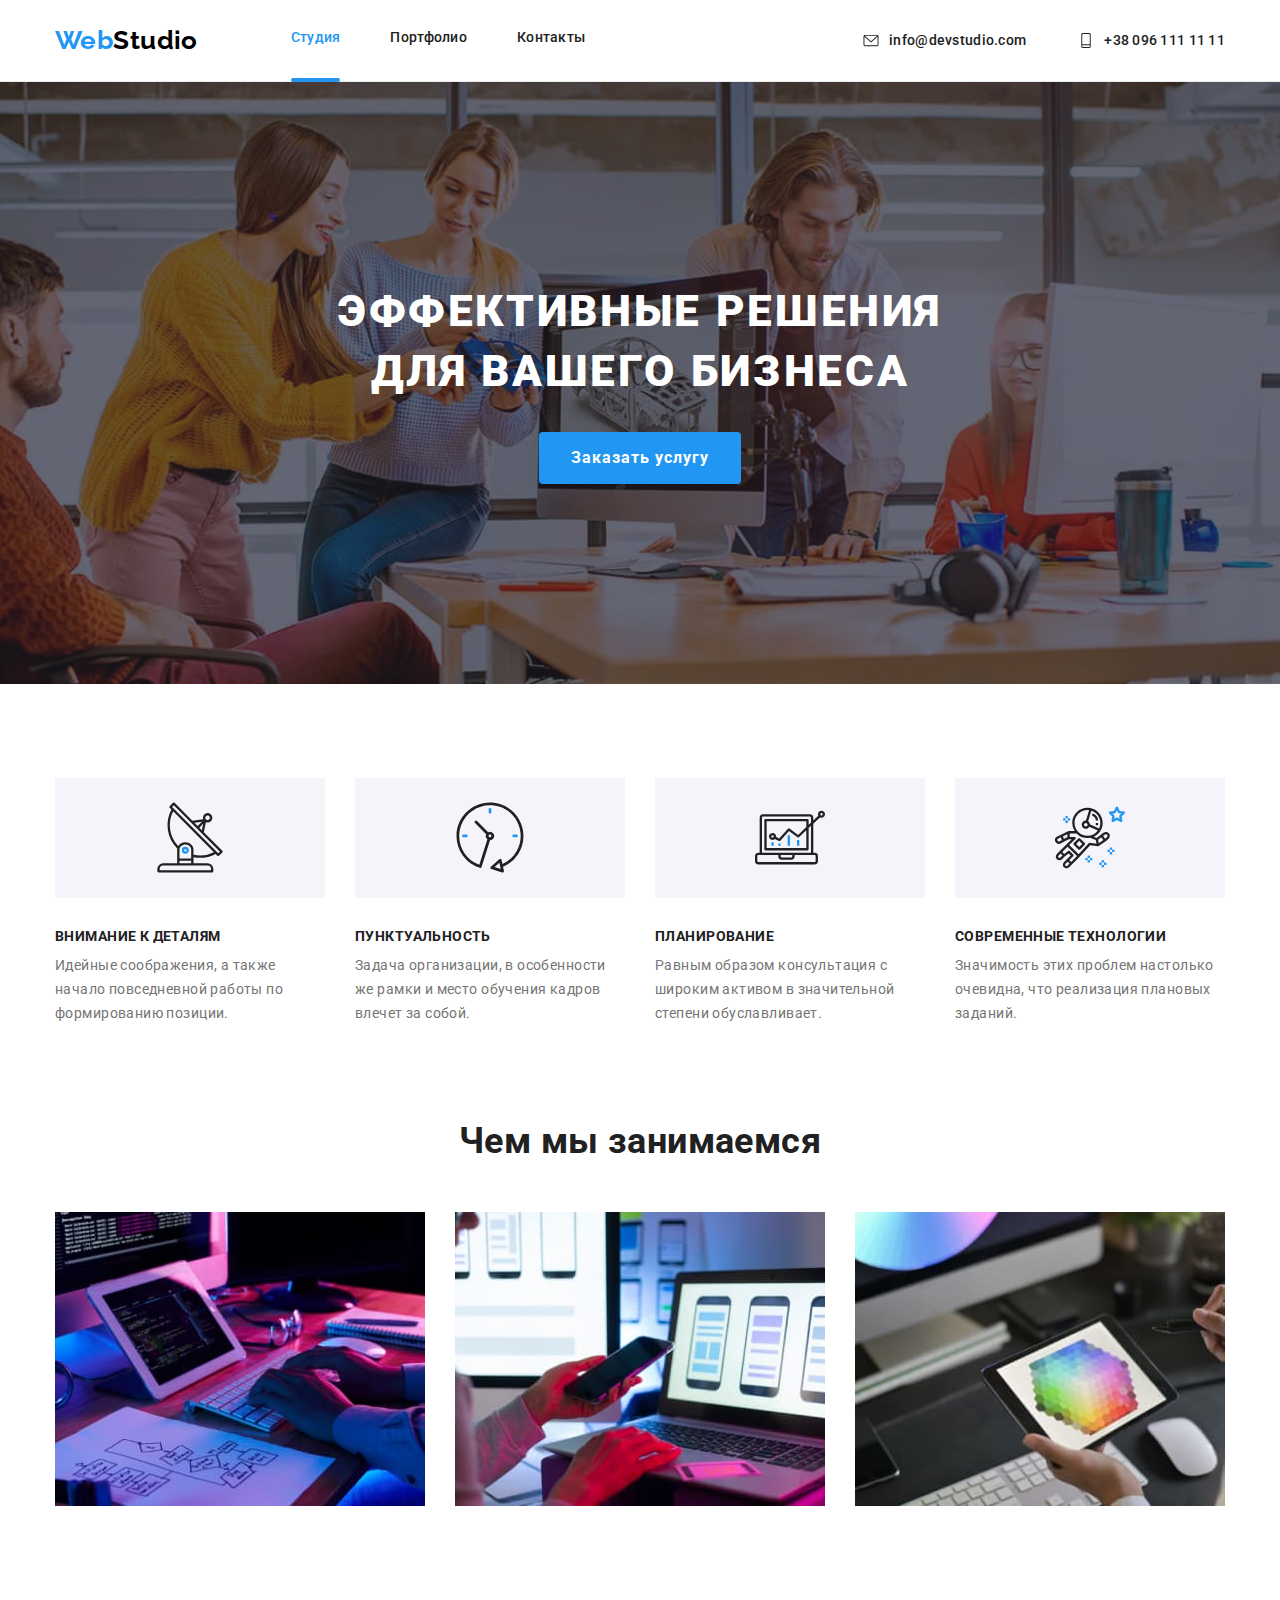
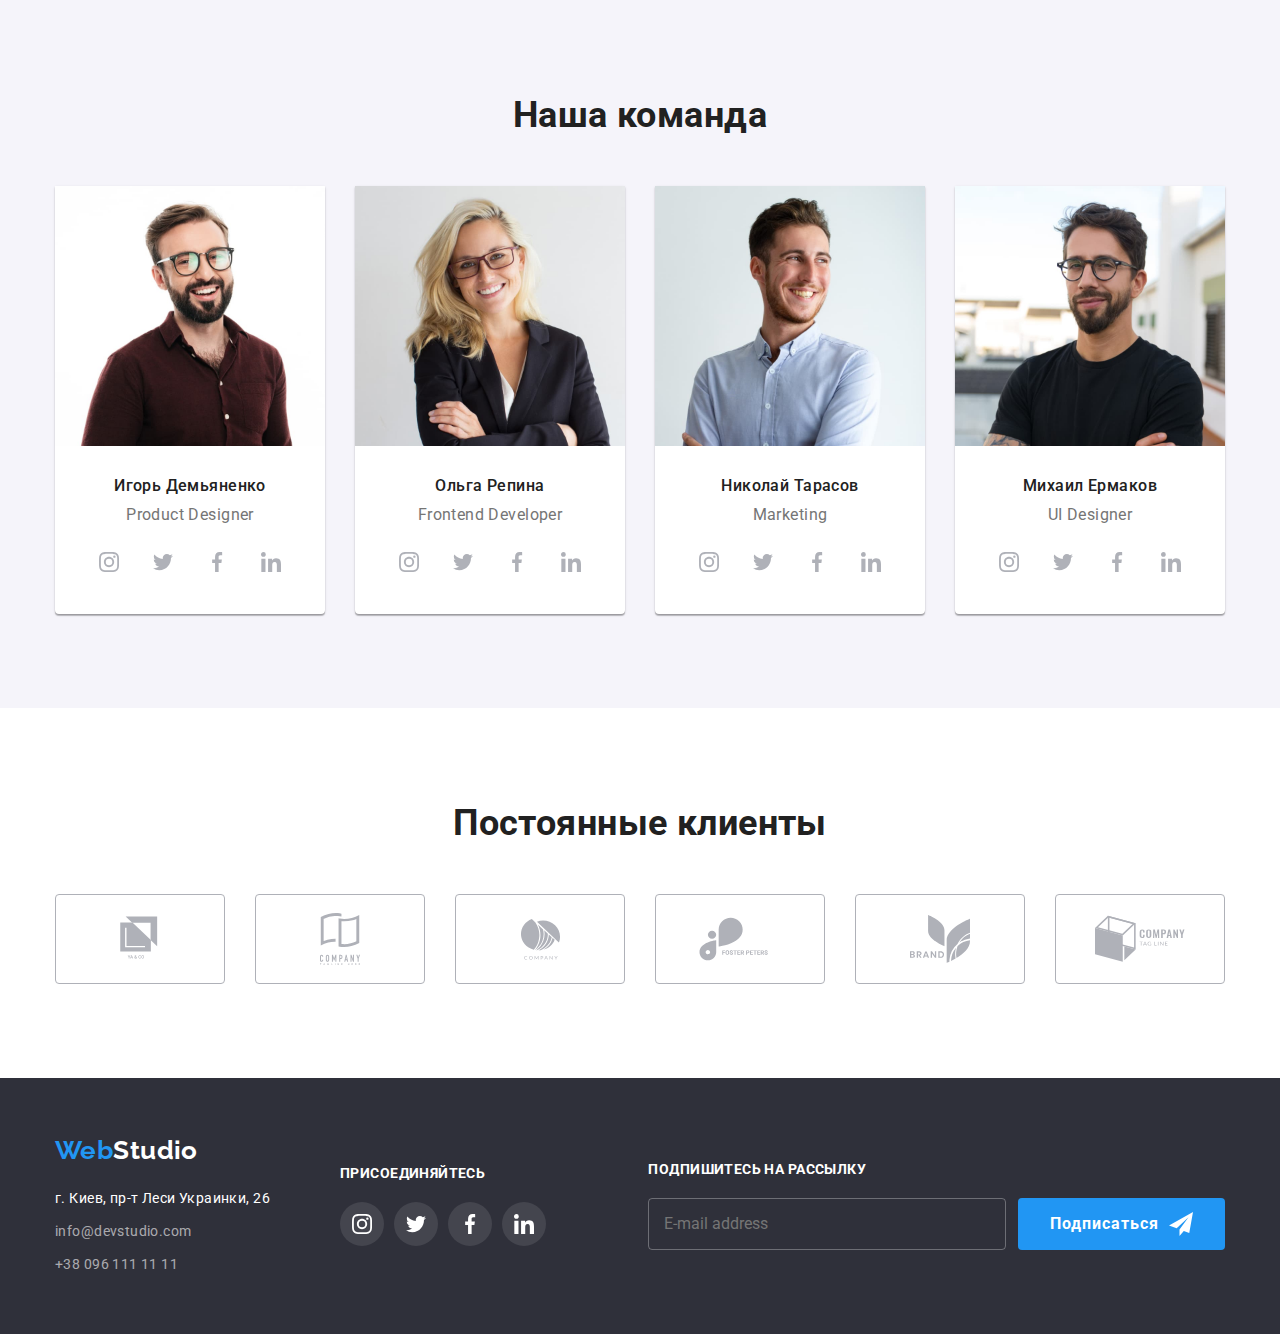
<file: index.html>
<!DOCTYPE html>
<html lang="ru">
<head>
    <meta charset="UTF-8">
    <title>WebStudio</title>
    <link rel="preconnect" href="https://fonts.gstatic.com">
    <link href="https://fonts.googleapis.com/css2?family=Raleway:wght@700&family=Roboto:wght@400;500;700;900&display=swap" rel="stylesheet">
    <link rel="stylesheet" href="./css/main.min.css">
</head>

<body>
    <header>
        <!-- Header navigation -->
        <div class="header">
            <div class="container container--header">
                <div class="header__brand">
                    <a class="brand" href="./index.html">Web<span class="brand--dark">Studio</span></a>
                </div>
                <nav>
                    <ul class="header__navigation">
                        <li class="header__item">
                            <a class="header__link header__link--current" href="./index.html">Студия</a>
                        </li>
                        <li class="header__item">
                            <a class="header__link" href="./portfolio.html">Портфолио</a>
                        </li>
                        <li class="header__item">
                            <a class="header__link" href="./contacts.html">Контакты</a>
                        </li>
                    </ul>
                </nav>
    
                <!-- Header contacts -->
                <ul class="header__contacts">
                    <li class="header__item">
                        <a class="header__link" href="mailto:info@devstudio.com">
                            <div class="header__contact">
                                <svg class="header__nav-icon" width="20px" height="15px">
                                    <use href="./images/symbol-defs.svg#icon-envelope"></use>
                                </svg>
                                info@devstudio.com
                            </div>
                        </a>
                    </li>
                    <li class="header__item">
                        <a class="header__link" href="tel:+380961111111">
                            <div class="header__contact">
                                <svg class="header__nav-icon" width="20px" height="15px">
                                    <use href="./images/symbol-defs.svg#icon-phone"></use>
                                </svg>
                                +38 096 111 11 11
                            </div>
                        </a>
                    </li>
                </ul>
            </div>
        </div>
    </header>

    <main>
        <!-- Hero -->
        <section class="hero">
            <div class="container container--hero">
                <h1>Эффективные решения для вашего бизнеса</h1>
                <button data-modal-open class="order" type="button">Заказать услугу</button>
            </div>
        </section>

        <!-- Advantages -->
        <section class="advantages">
            <div class="container container--section"> 
                <h2 class="visually-hidden">Наши сильные стороны</h2>
    
                <ul class="list">
                    <li class="list__item">
                        <div class="advantages__item">
                            <svg class="advantages__icon" width="70px" height="75px">
                                <use href="./images/symbol-defs.svg#icon-antenna-1"></use>
                            </svg>
                        </div>
                        <h3>Внимание к деталям</h3>
                        <p>Идейные соображения, а также начало повседневной работы по формированию позиции.</p>
                    </li>
                    
                    <li class="list__item">
                        <div class="advantages__item">
                            <svg class="advantages__icon" width="70px" height="75px">
                                <use href="./images/symbol-defs.svg#icon-clock-1"></use>
                            </svg>
                        </div>
                        <h3>Пунктуальность</h3>
                        <p>Задача организации, в особенности же рамки и место обучения кадров влечет за собой.</p>
                    </li>

                    <li class="list__item">
                        <div class="advantages__item">
                            <svg class="advantages__icon" width="70px" height="75px">
                                <use href="./images/symbol-defs.svg#icon-diagram-1"></use>
                            </svg>
                        </div>
                        <h3>Планирование</h3>
                        <p>Равным образом консультация с широким активом в значительной степени обуславливает.</p>
                    </li>
                
                    <li class="list__item">
                        <div class="advantages__item">
                            <svg class="advantages__icon" width="70px" height="75px">
                                <use href="./images/symbol-defs.svg#icon-astronaut-1"></use>
                            </svg>
                        </div>
                        <h3>Современные технологии</h3>
                        <p>Значимость этих проблем настолько очевидна, что реализация плановых заданий.</p>
                    </li>
                </ul>
            </div>
        </section>

        <!-- What they do -->
        <section class="expertise">
            <div class="container container--section">
                <h2>Чем мы занимаемся</h2>

                <ul class="list">
                    <li class="list__item">
                        <img src="./images/job_1.jpg" 
                             alt="Персонаж пишет код в соответствии с алгоритмом"/>
                        <div class="expertise__card-text">
                            <h3>десктопные приложения</h3>
                        </div>
                    </li>
    
                    <li class="list__item">
                        <img src="./images/job_2.jpg" 
                            alt="Персонаж создает дизайн для мобильного приложения"/>
                        <div class="expertise__card-text">
                            <h3>мобильные приложения</h3>
                        </div>
                    </li>
    
                    <li class="list__item">
                        <img src="./images/job_3.jpg" 
                             alt="Персонаж выбирает цвета из палеты"/>
                        <div class="expertise__card-text">
                            <h3>дизайн решения</h3>
                        </div>
                    </li>
                </ul>
            </div>
        </section>

        <!-- Their team -->
        <section class="team">
            <div class="container container--section">
                <h2>Наша команда</h2>
                <ul class="list">
                    <li class="list__item">
                        <img src="./images/member_1.jpg" 
                             alt="Улыбающийся мужчина в очках и коричневой рубашке"/>
    
                        <div class="team__profile">
                            <h3>Игорь Демьяненко</h3>
                            <p>Product Designer</p>

                            <div class="team__socials">
                                <a class="team__contact" href="https://www.instagram.com/">
                                    <div class="team__page-link">
                                        <svg class="team__social-icon" width="20px" height="20px">
                                            <use href="./images/symbol-defs.svg#icon-instagram"></use>
                                        </svg>
                                    </div>
                                </a>
                            
                                <a class="team__contact" href="https://www.twitter.com/">
                                    <div class="team__page-link">
                                        <svg class="team__social-icon" width="20px" height="20px">
                                            <use href="./images/symbol-defs.svg#icon-twitter"></use>
                                        </svg>
                                    </div>
                                </a>
                            
                                <a class="team__contact" href="https://www.facebook.com/">
                                    <div class="team__page-link">
                                        <svg class="team__social-icon" width="20px" height="20px">
                                            <use href="./images/symbol-defs.svg#icon-facebook"></use>
                                        </svg>
                                    </div>
                                </a>
                            
                                <a class="team__contact" href="https://www.linkedin.com/">
                                    <div class="team__page-link">
                                        <svg class="team__social-icon" width="20px" height="20px">
                                            <use href="./images/symbol-defs.svg#icon-linkedin"></use>
                                        </svg>
                                    </div>
                                </a>
                            </div>
                        </div>
                    </li>
    
                    <li class="list__item">
                        <img src="./images/member_2.jpg" 
                             alt="Улюбающаяся девушка в очках и черном пиджаке"/>
    
                        <div class="team__profile">
                            <h3>Ольга Репина</h3>
                            <p>Frontend Developer</p>

                            <div class="team__socials">
                                <a class="team__contact" href="https://www.instagram.com/">
                                    <div class="team__page-link">
                                        <svg class="team__social-icon" width="20px" height="20px">
                                            <use href="./images/symbol-defs.svg#icon-instagram"></use>
                                        </svg>
                                    </div>
                                </a>
                            
                                <a class="team__contact" href="https://www.twitter.com/">
                                    <div class="team__page-link">
                                        <svg class="team__social-icon" width="20px" height="20px">
                                            <use href="./images/symbol-defs.svg#icon-twitter"></use>
                                        </svg>
                                    </div>
                                </a>
                            
                                <a class="team__contact" href="https://www.facebook.com/">
                                    <div class="team__page-link">
                                        <svg class="team__social-icon" width="20px" height="20px">
                                            <use href="./images/symbol-defs.svg#icon-facebook"></use>
                                        </svg>
                                    </div>
                                </a>
                            
                                <a class="team__contact" href="https://www.linkedin.com/">
                                    <div class="team__page-link">
                                        <svg class="team__social-icon" width="20px" height="20px">
                                            <use href="./images/symbol-defs.svg#icon-linkedin"></use>
                                        </svg>
                                    </div>
                                </a>
                            </div>
                        </div>
                    </li>
    
                    <li class="list__item">
                        <img src="./images/member_3.jpg" 
                             alt="Улыбающийся мужчина в голубой рубашке"/>
    
                        <div class="team__profile">
                            <h3>Николай Тарасов</h3>
                            <p>Marketing</p>

                            <div class="team__socials">
                                <a class="team__contact" href="https://www.instagram.com/">
                                    <div class="team__page-link">
                                        <svg class="team__social-icon" width="20px" height="20px">
                                            <use href="./images/symbol-defs.svg#icon-instagram"></use>
                                        </svg>
                                    </div>
                                </a>
                            
                                <a class="team__contact" href="https://www.twitter.com/">
                                    <div class="team__page-link">
                                        <svg class="team__social-icon" width="20px" height="20px">
                                            <use href="./images/symbol-defs.svg#icon-twitter"></use>
                                        </svg>
                                    </div>
                                </a>
                            
                                <a class="team__contact" href="https://www.facebook.com/">
                                    <div class="team__page-link">
                                        <svg class="team__social-icon" width="20px" height="20px">
                                            <use href="./images/symbol-defs.svg#icon-facebook"></use>
                                        </svg>
                                    </div>
                                </a>
                            
                                <a class="team__contact" href="https://www.linkedin.com/">
                                    <div class="team__page-link">
                                        <svg class="team__social-icon" width="20px" height="20px">
                                            <use href="./images/symbol-defs.svg#icon-linkedin"></use>
                                        </svg>
                                    </div>
                                </a>
                            </div>
                        </div>
                    </li>
    
                    <li class="list__item">
                        <img src="./images/member_4.jpg" 
                             alt="Улыбающийся мужчина в очках и черной футболке"/>
    
                        <div class="team__profile">
                            <h3>Михаил Ермаков</h3>
                            <p>UI Designer</p>

                            <div class="team__socials">
                                <a class="team__contact" href="https://www.instagram.com/">
                                    <div class="team__page-link">
                                        <svg class="team__social-icon" width="20px" height="20px">
                                            <use href="./images/symbol-defs.svg#icon-instagram"></use>
                                        </svg>
                                    </div>
                                </a>
                            
                                <a class="team__contact" href="https://www.twitter.com/">
                                    <div class="team__page-link">
                                        <svg class="team__social-icon" width="20px" height="20px">
                                            <use href="./images/symbol-defs.svg#icon-twitter"></use>
                                        </svg>
                                    </div>
                                </a>
                            
                                <a class="team__contact" href="https://www.facebook.com/">
                                    <div class="team__page-link">
                                        <svg class="team__social-icon" width="20px" height="20px">
                                            <use href="./images/symbol-defs.svg#icon-facebook"></use>
                                        </svg>
                                    </div>
                                </a>
                            
                                <a class="team__contact" href="https://www.linkedin.com/">
                                    <div class="team__page-link">
                                        <svg class="team__social-icon" width="20px" height="20px">
                                            <use href="./images/symbol-defs.svg#icon-linkedin"></use>
                                        </svg>
                                    </div>
                                </a>
                            </div>
                        </div>
                    </li>
                </ul>    
            </div>
        </section>
        
        <!-- Clients -->
        <section class="clients">
            <div class="container container--section">
                <h2>Постоянные клиенты</h2>

                <ul class="list">
                    <li class="list__item">
                        <a class="clients_card" href="https://www.company-1.com/">
                            <div class="clients__link">
                                <svg class="clients__icon" width="45px" height="50px">
                                    <use href="./images/symbol-defs.svg#icon-logo-1"></use>
                                </svg>
                            </div>
                        </a>
                    </li>
                
                    <li class="list__item">
                        <a class="clients_card" href="https://www.company-2.com/">
                            <div class="clients__link">
                                <svg class="clients__icon" width="52px" height="68px">
                                    <use href="./images/symbol-defs.svg#icon-logo-2"></use>
                                </svg>
                            </div>
                        </a>
                    </li>
                
                    <li class="list__item">
                        <a class="clients_card" href="https://www.company-3.com/">
                            <div class="clients__link">
                                <svg class="clients__icon" width="41px" height="43px">
                                    <use href="./images/symbol-defs.svg#icon-logo-3"></use>
                                </svg>
                            </div>
                        </a>
                    </li>
                
                    <li class="list__item">
                        <a class="clients_card" href="https://www.company-4.com/">
                            <div class="clients__link">
                                <svg class="clients__icon" width="160px" height="81px">
                                    <use href="./images/symbol-defs.svg#icon-logo-4"></use>
                                </svg>
                            </div>
                        </a>
                    </li>
                
                    <li class="list__item">
                        <a class="clients_card" href="https://www.company-5.com/">
                            <div class="clients__link">
                                <svg class="clients__icon" width="76px" height="60px">
                                    <use href="./images/symbol-defs.svg#icon-logo-5"></use>
                                </svg>
                            </div>
                        </a>
                    </li>
                
                    <li class="list__item">
                        <a class="clients_card" href="https://www.company-6.com/">
                            <div class="clients__link">
                                <svg class="clients__icon" width="175px" height="90px">
                                    <use href="./images/symbol-defs.svg#icon-logo-6"></use>
                                </svg>
                            </div>
                        </a>
                    </li>
                </ul>
            </div>
        </section>
    </main>

    <!-- Footer -->
    <footer>
        <div class="container container--footer">
    
            <div class="footer__about">
                <a class="brand" href="./index.html">Web<span class="brand--light">Studio</span></a>
    
                <address>
                    <div class="footer__find-us">
                        <a class="footer__map"
                            href="https://www.google.com/maps/place/Lesi+Ukrainky+Blvd,+26,+Kyiv,+02000/data=!4m2!3m1!1s0x40d4cf0e033ecbe9:0x57a4dffefec77da0?sa=X&ved=2ahUKEwi-jfPCwcTuAhXMBBAIHdmHB9AQ8gEwAHoECAUQAQ">г.
                            Киев, пр-т Леси Украинки, 26</a>
                        <a class="footer__email" href="mailto:info@devstudio.com">info@devstudio.com</a>
                        <a class="footer__phone" href="tel:+380961111111">+38 096 111 11 11</a>
                    </div>
                </address>
            </div>
    
            <div class="footer__join">
                <p class="footer__cta">Присоединяйтесь</p>
    
                <div class="footer__socials">
                    <a class="footer__social-block" href="https://www.instagram.com/">
                        <div class="footer__page-link">
                            <svg class="footer__social-icon" width="20px" height="20px">
                                <use href="./images/symbol-defs.svg#icon-instagram"></use>
                            </svg>
                        </div>
                    </a>
    
                    <a class="footer__social-block" href="https://www.twitter.com/">
                        <div class="footer__page-link">
                            <svg class="footer__social-icon" width="20px" height="20px">
                                <use href="./images/symbol-defs.svg#icon-twitter"></use>
                            </svg>
                        </div>
                    </a>
    
                    <a class="footer__social-block" href="https://www.facebook.com/">
                        <div class="footer__page-link">
                            <svg class="footer__social-icon" width="20px" height="20px">
                                <use href="./images/symbol-defs.svg#icon-facebook"></use>
                            </svg>
                        </div>
                    </a>
    
                    <a class="footer__social-block" href="https://www.linkedin.com/">
                        <div class="footer__page-link">
                            <svg class="footer__social-icon" width="20px" height="20px">
                                <use href="./images/symbol-defs.svg#icon-linkedin"></use>
                            </svg>
                        </div>
                    </a>
                </div>
            </div>
    
            <div class="footer__subscribe">
                <p class="footer__cta">Подпишитесь на рассылку</p>
                <div class="footer__subscription-block">
                    <input class="footer__email-input" type="email" name="email" id="email" placeholder="E-mail address">
                    <button class="order order--subscribe" type="submit">
                        <span>Подписаться</span>
                        <svg class="footer__subscribe-icon" width="24px" height="24px">
                            <use href="./images/symbol-defs.svg#icon-plane"></use>
                        </svg>
                    </button>
                </div>
            </div>
        </div>
    </footer>

    <!-- Modal -->

    <div class="backdrop is-hidden" data-modal>
        <div class="modal">
            <div class="container container--modal">
                <button data-modal-close class="modal__close" type="button">
                    <svg class="modal__close-icon" width="18px" height="18px">
                        <use href="./images/symbol-defs.svg#close-icon"></use>
                    </svg>
                </button>

                <h2>Оставьте свои данные, мы вам перезвоним</h2>
                
                <form name="modal__callback_form" autocomplete="on" novalidate>
                    <label class="modal__field">
                        <span class="modal__label">Имя</span>
                        <div class="modal__group">
                            <input class="modal__input" type="name" name="name" id="name"/>
                            <svg class="modal__icon" width="18px" height="18px">
                                <use href="./images/symbol-defs.svg#person-icon"></use>
                            </svg>
                        </div>
                    </label>

                    <label class="modal__field">
                        <span class="modal__label">Телефон</span>
                        <div class="modal__group">
                            <input class="modal__input" type="phone-number" name="phone-number" id="phone-number"/>
                            <svg class="modal__icon" width="18px" height="18px">
                                <use href="./images/symbol-defs.svg#phone-number-icon"></use>
                            </svg>
                        </div>
                    </label>

                    <label class="modal__field">
                        <span class="modal__label">Почта</span>
                        <div class="modal__group">
                            <input class="modal__input" type="email-address" name="email-address" id="email-address"/>
                            <svg class="modal__icon" width="18px" height="18px">
                                <use href="./images/symbol-defs.svg#email-address-icon"></use>
                            </svg>
                        </div>
                    </label>

                    <label class="modal__field">
                        <span class="modal__label">Комментарий</span>
                        <textarea class="modal__comment" type="comment" name="comment" id="comment" rows="7"  placeholder="Введите текст"></textarea>
                    </label>

                    <label class="modal__field modal__field--policy">
                        <div class="modal__policy">
                            <input class="modal__compliance" type="checkbox" name="compliance" id="compliance"/>
                            <span class="modal__check-box"></span>
                            <span class="modal__label">Соглашаюсь с рассылкой и принимаю <a href="/" class="modal__link">Условия договора</a></span>
                        </div>
                    </label>

                    <button class="order order--modal" type="submit">
                        Отправить
                    </button>
                </form> 
            </div>
        </div>
    </div>

    <script src="./js/modal.js"></script>
</body>
</html>
</file>
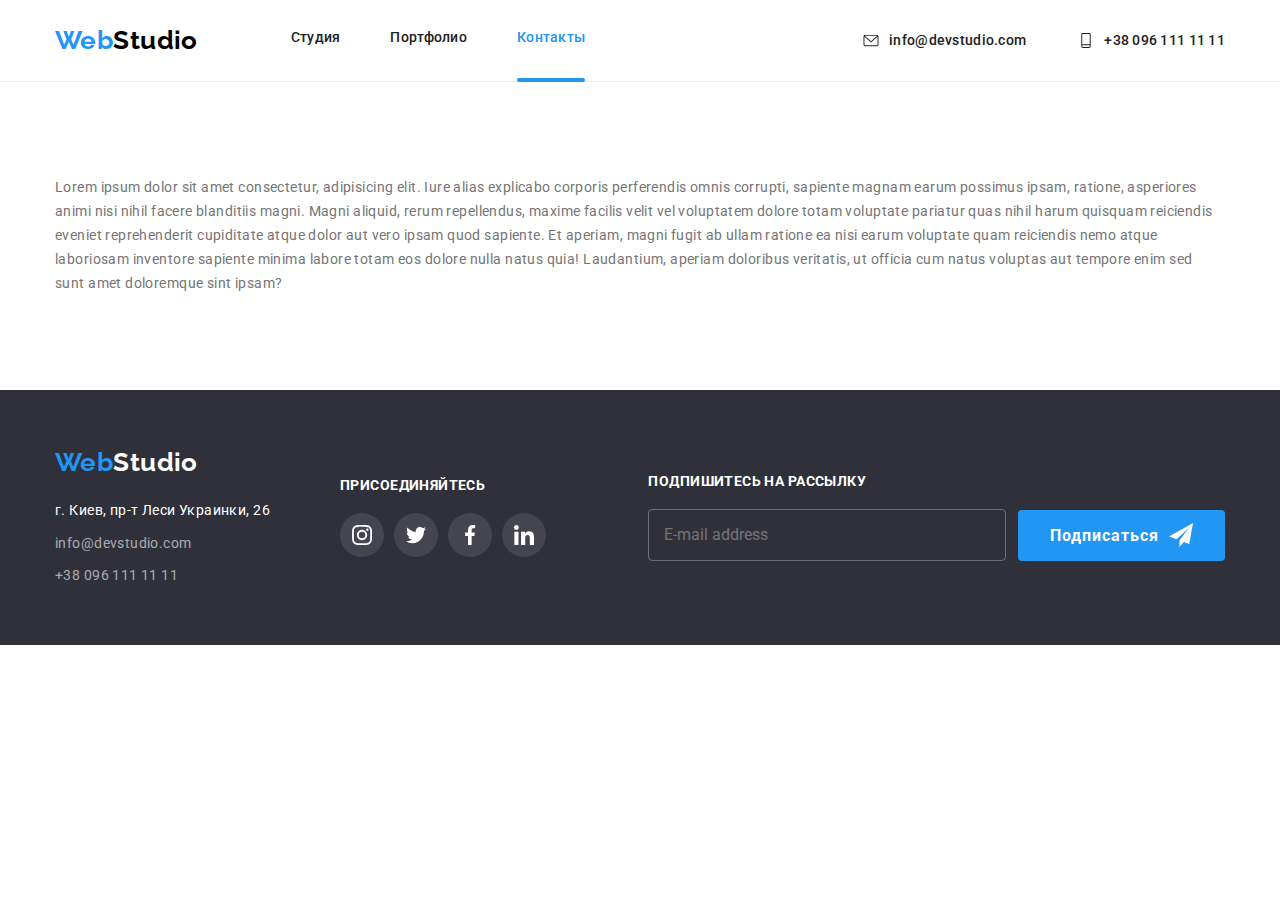
<file: contacts.html>
<!DOCTYPE html>
<html lang="ru">

<head>
    <meta charset="UTF-8">
    <title>Contacts</title>
    <link rel="preconnect" href="https://fonts.gstatic.com">
    <link href="https://fonts.googleapis.com/css2?family=Raleway:wght@700&family=Roboto:wght@400;500;700;900&display=swap" rel="stylesheet">
    <link rel="stylesheet" href="./css/main.min.css">
</head>

<body>
    <header>
        <div class="container container--header">
            <div class="header__brand"> 
                <a class="brand" href="./index.html">Web<span class="brand--dark">Studio</span></a>
            </div>
            <nav>
                <ul class="header__navigation">
                    <li class="header__item">
                        <a class="header__link" href="./index.html">Студия</a>
                    </li>
                <li class="header__item">
                    <a class="header__link" href="./portfolio.html">Портфолио</a>
                </li>
                <li class="header__item">
                    <a class="header__link header__link--current" href="./contacts.html">Контакты</a>
                </li>
            </ul>
        </nav>
        
        <!-- Header contacts -->
        <ul class="header__contacts">
            <li class="header__item">
                <a class="header__link" href="mailto:info@devstudio.com">
                    <div class="header__contact">
                        <svg class="header__nav-icon" width="20px" height="15px">
                            <use href="./images/symbol-defs.svg#icon-envelope"></use>
                        </svg>
                        info@devstudio.com
                    </div>
                </a>
            </li>
            <li class="header__item">
                <a class="header__link" href="tel:+380961111111">
                    <div class="header__contact">
                        <svg class="header__nav-icon" width="20px" height="15px">
                            <use href="./images/symbol-defs.svg#icon-phone"></use>
                        </svg>
                        +38 096 111 11 11
                    </div>
                </a>
            </li>
        </ul>
    </div>
</div>
</header>

    <main>
        <div class="container container--section">
            <p>Lorem ipsum dolor sit amet consectetur, adipisicing elit. Iure alias explicabo corporis perferendis omnis corrupti, sapiente magnam earum possimus ipsam, ratione, asperiores animi nisi nihil facere blanditiis magni. Magni aliquid, rerum repellendus, maxime facilis velit vel voluptatem dolore totam voluptate pariatur quas nihil harum quisquam reiciendis eveniet reprehenderit cupiditate atque dolor aut vero ipsam quod sapiente. Et aperiam, magni fugit ab ullam ratione ea nisi earum voluptate quam reiciendis nemo atque laboriosam inventore sapiente minima labore totam eos dolore nulla natus quia! Laudantium, aperiam doloribus veritatis, ut officia cum natus voluptas aut tempore enim sed sunt amet doloremque sint ipsam?</p>
        </div>
    </main>

    <footer>
        <div class="container container--footer">

            <div class="footer__about">
                <a class="brand" href="./index.html">Web<span class="brand--light">Studio</span></a>
            
                <address>
                    <div class="footer__find-us">
                        <a class="footer__map"
                            href="https://www.google.com/maps/place/Lesi+Ukrainky+Blvd,+26,+Kyiv,+02000/data=!4m2!3m1!1s0x40d4cf0e033ecbe9:0x57a4dffefec77da0?sa=X&ved=2ahUKEwi-jfPCwcTuAhXMBBAIHdmHB9AQ8gEwAHoECAUQAQ">г.
                            Киев, пр-т Леси Украинки, 26</a>
                        <a class="footer__email" href="mailto:info@devstudio.com">info@devstudio.com</a>
                        <a class="footer__phone" href="tel:+380961111111">+38 096 111 11 11</a>
                    </div>
                </address>
            </div>
            
            <div class="footer__join">
                <p class="footer__cta">Присоединяйтесь</p>
            
                <div class="footer__socials">
                    <a class="footer__social-block" href="https://www.instagram.com/">
                        <div class="footer__page-link">
                            <svg class="footer__social-icon" width="20px" height="20px">
                                <use href="./images/symbol-defs.svg#icon-instagram"></use>
                            </svg>
                        </div>
                    </a>
            
                    <a class="footer__social-block" href="https://www.twitter.com/">
                        <div class="footer__page-link">
                            <svg class="footer__social-icon" width="20px" height="20px">
                                <use href="./images/symbol-defs.svg#icon-twitter"></use>
                            </svg>
                        </div>
                    </a>
            
                    <a class="footer__social-block" href="https://www.facebook.com/">
                        <div class="footer__page-link">
                            <svg class="footer__social-icon" width="20px" height="20px">
                                <use href="./images/symbol-defs.svg#icon-facebook"></use>
                            </svg>
                        </div>
                    </a>
            
                    <a class="footer__social-block" href="https://www.linkedin.com/">
                        <div class="footer__page-link">
                            <svg class="footer__social-icon" width="20px" height="20px">
                                <use href="./images/symbol-defs.svg#icon-linkedin"></use>
                            </svg>
                        </div>
                    </a>
                </div>
            </div>
            
            <div class="footer__subscribe">
                <p class="footer__cta">Подпишитесь на рассылку</p>
                <div class="footer__subscription-block">
                    <input class="footer__email-input" type="email" name="email" id="email" placeholder="E-mail address">
                    <button class="order order--subscribe" type="submit">
                        <span>Подписаться</span>
                        <svg class="footer__subscribe-icon" width="24px" height="24px">
                            <use href="./images/symbol-defs.svg#icon-plane"></use>
                        </svg>
                    </button>
                </div>
            </div>
        </div>
    </footer>
</body>

</html>
</file>
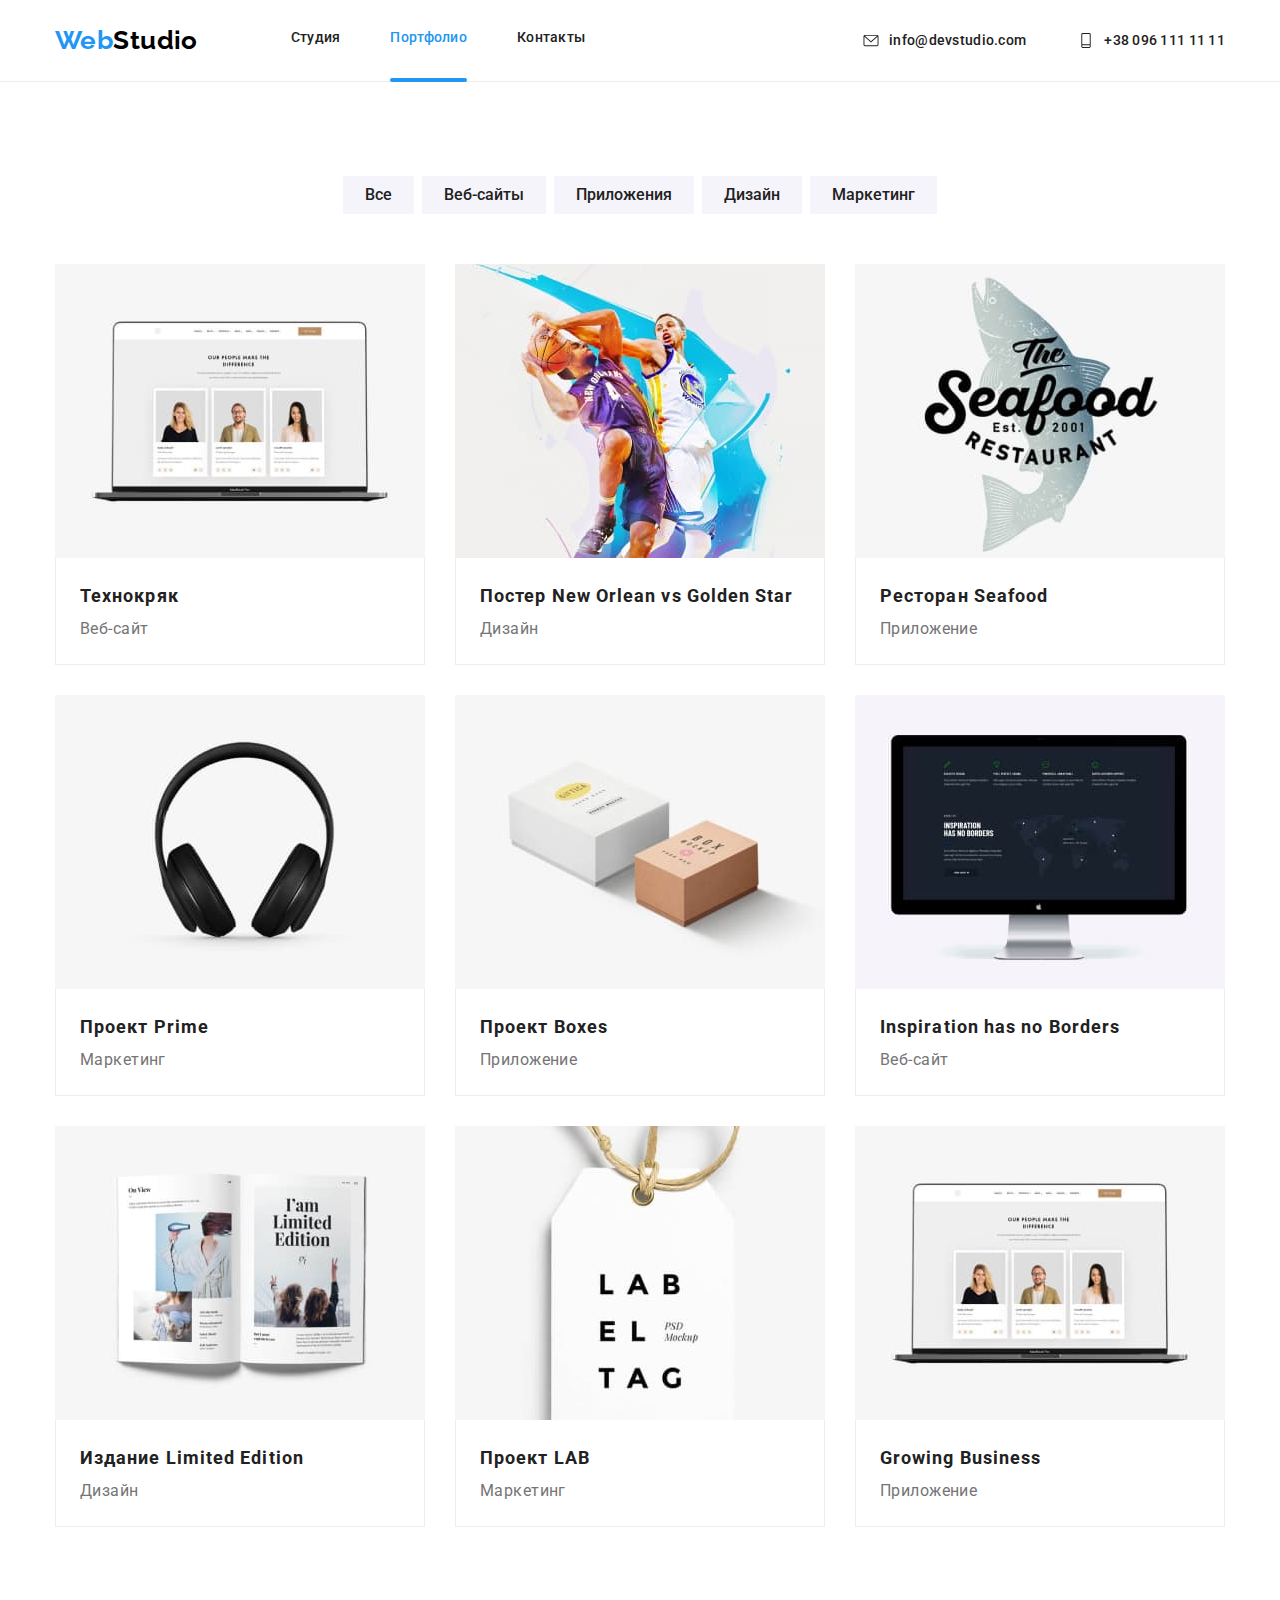
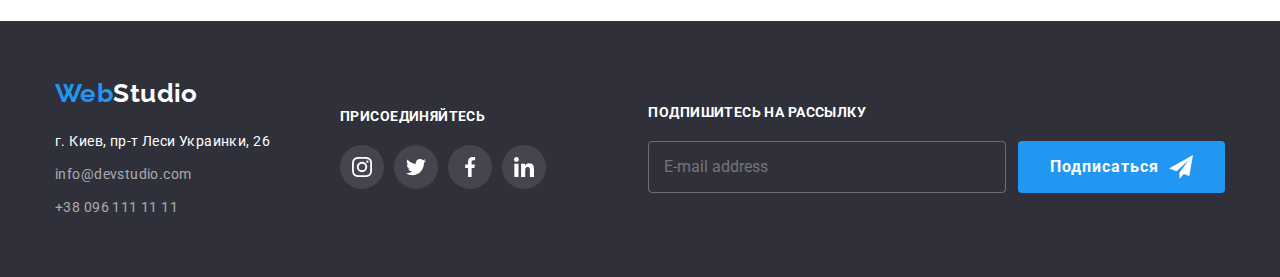
<file: portfolio.html>
<!DOCTYPE html>
<html lang="ru">
<head>
    <meta charset="UTF-8">
    <title>Portfolio</title>
    <link rel="preconnect" href="https://fonts.gstatic.com">
    <link href="https://fonts.googleapis.com/css2?family=Raleway:wght@700&family=Roboto:wght@400;500;700;900&display=swap" rel="stylesheet">
    <link rel="stylesheet" href="./css/main.min.css">
</head>

<body>
    <header>
        <!-- Header navigation -->
        <div class="header">
            <div class="container container--header">
                <div class="header__brand">
                    <a class="brand" href="./index.html">Web<span class="brand--dark">Studio</span></a>
                </div>
                <nav>
                    <ul class="header__navigation">
                        <li class="header__item">
                            <a class="header__link" href="./index.html">Студия</a>
                        </li>
                        <li class="header__item">
                            <a class="header__link header__link--current" href="./portfolio.html">Портфолио</a>
                        </li>
                        <li class="header__item">
                            <a class="header__link" href="./contacts.html">Контакты</a>
                        </li>
                    </ul>
                </nav>
    
                <!-- Header contacts -->
                <ul class="header__contacts">
                    <li class="header__item">
                        <a class="header__link" href="mailto:info@devstudio.com">
                            <div class="header__contact">
                                <svg class="header__nav-icon" width="20px" height="15px">
                                    <use href="./images/symbol-defs.svg#icon-envelope"></use>
                                </svg>
                                info@devstudio.com
                            </div>
                        </a>
                    </li>
                    <li class="header__item">
                        <a class="header__link" href="tel:+380961111111">
                            <div class="header__contact">
                                <svg class="header__nav-icon" width="20px" height="15px">
                                    <use href="./images/symbol-defs.svg#icon-phone"></use>
                                </svg>
                                +38 096 111 11 11
                            </div>
                        </a>
                    </li>
                </ul>
            </div>
        </div>
    </header>
   
    <main>
        <section class="portfolio">
            <div class="container container--section">

                <h1 class="visually-hidden">Портфолио</h1>
                
                <ul class="portfolio__filters">
                    <li class="portfolio__option"><button type="button" class="portfolio__button">Все</button></li>
                    <li class="portfolio__option"><button type="button" class="portfolio__button">Веб-сайты</button></li>
                    <li class="portfolio__option"><button type="button" class="portfolio__button">Приложения</button></li>
                    <li class="portfolio__option"><button type="button" class="portfolio__button">Дизайн</button></li>
                    <li class="portfolio__option"><button type="button" class="portfolio__button">Маркетинг</button></li>
                </ul>  
                
                <ul class="list">
                
                    <li class="list__item list__item--shadowed">
                        <div class="portfolio__thumb">
                            <img src="./images/product-1.jpg" 
                              alt="Ноутбук с открытым в браузере веб-сайтом"/>
                            
                            <div class="portfolio__card-text">
                                <p>Lorem, ipsum dolor sit amet consectetur adipisicing elit. Sit aliquam voluptatum itaque odit pariatur alias architecto, culpa magni nostrum nihil sint animi natus unde dicta a deserunt qui obcaecati ab.</p>
                            </div>
                        </div>
                        
                        <div class="portfolio__product">
                            <h3>Технокряк</h3>
                            <p>Веб-сайт</p>
                        </div>
                    </li>
                    
                    <li class="list__item list__item--shadowed">
                        <div class="portfolio__thumb">
                            <img src="./images/product-2.jpg" 
                              alt="Один баскетболист блокирует удар другого"/>
                            
                            <div class="portfolio__card-text">
                                <p>Lorem, ipsum dolor sit amet consectetur adipisicing elit. Sit aliquam voluptatum itaque odit pariatur alias
                                architecto, culpa magni nostrum nihil sint animi natus unde dicta a deserunt qui obcaecati ab.</p>
                            </div>
                        </div>
                        
                        <div class="portfolio__product">  
                            <h3>Постер New Orlean vs Golden Star</h3>
                            <p>Дизайн</p>
                        </div>
                    </li>
                        
                    <li class="list__item list__item--shadowed">
                        <div class="portfolio__thumb">
                            <img src="./images/product-3.jpg" 
                                alt="Логотип в виде рыбы со стилизированным названием ресторана"/>
                                
                            <div class="portfolio__card-text">
                                <p>Lorem, ipsum dolor sit amet consectetur adipisicing elit. Sit aliquam voluptatum itaque odit pariatur alias
                                architecto, culpa magni nostrum nihil sint animi natus unde dicta a deserunt qui obcaecati ab.</p>
                            </div>
                        </div>

                        <div class="portfolio__product">
                            <h3>Ресторан Seafood</h3>
                            <p>Приложение</p>
                        </div>
                    </li>
                        
                    <li class="list__item list__item--shadowed">
                        <div class="portfolio__thumb">
                            <img src="./images/product-4.jpg" 
                              alt="Беспроводные полноразмерные наушники"/>
                            
                            <div class="portfolio__card-text">
                                <p>Lorem, ipsum dolor sit amet consectetur adipisicing elit. Sit aliquam voluptatum itaque odit pariatur alias
                                    architecto, culpa magni nostrum nihil sint animi natus unde dicta a deserunt qui obcaecati ab.</p>
                            </div>
                        </div>
                        
                        <div class="portfolio__product">
                            <h3>Проект Prime</h3>
                            <p>Маркетинг</p>
                        </div>
                    </li>
                            
                    <li class="list__item list__item--shadowed">
                        <div class="portfolio__thumb">
                            <img src="./images/product-5.jpg" 
                            alt="Два подарочных набора в коробках"/>
                            
                            <div class="portfolio__card-text">
                                <p>Lorem, ipsum dolor sit amet consectetur adipisicing elit. Sit aliquam voluptatum itaque odit pariatur alias
                                    architecto, culpa magni nostrum nihil sint animi natus unde dicta a deserunt qui obcaecati ab.</p>
                            </div>
                        </div>
                        
                        <div class="portfolio__product">
                            <h3>Проект Boxes</h3>
                            <p>Приложение</p>
                        </div>
                    </li>
                                
                    <li class="list__item list__item--shadowed">
                        <div class="portfolio__thumb">
                            <img src="./images/product-6.jpg" 
                            alt="Монитор с открытым в браузере веб-сайтом"/>
                            
                            <div class="portfolio__card-text">
                                <p>Lorem, ipsum dolor sit amet consectetur adipisicing elit. Sit aliquam voluptatum itaque odit pariatur alias
                                    architecto, culpa magni nostrum nihil sint animi natus unde dicta a deserunt qui obcaecati ab.</p>
                            </div>
                        </div>
                        
                        <div class="portfolio__product">
                            <h3>Inspiration has no Borders</h3>
                            <p>Веб-сайт</p>
                        </div>
                    </li>
                                    
                    <li class="list__item list__item--shadowed">
                        <div class="portfolio__thumb">
                            <img src="./images/product-7.jpg" 
                            alt="Журнал, раскрытый на статье I'm Limited Edition"/>
                            
                            <div class="portfolio__card-text">
                                <p>Lorem, ipsum dolor sit amet consectetur adipisicing elit. Sit aliquam voluptatum itaque odit pariatur alias
                                    architecto, culpa magni nostrum nihil sint animi natus unde dicta a deserunt qui obcaecati ab.</p>
                                </div>
                        </div>
                        
                        <div class="portfolio__product">
                            <h3>Издание Limited Edition</h3>
                            <p>Дизайн</p>
                        </div>
                    </li>
                                        
                    <li class="list__item list__item--shadowed">
                        <div class="portfolio__thumb">
                            <img src="./images/product-8.jpg" 
                            alt="Бирка с надписью LABEL TAG"/>
                            
                            <div class="portfolio__card-text">
                                <p>Lorem, ipsum dolor sit amet consectetur adipisicing elit. Sit aliquam voluptatum itaque odit pariatur alias
                                    architecto, culpa magni nostrum nihil sint animi natus unde dicta a deserunt qui obcaecati ab.</p>
                            </div>
                        </div>
                            
                        <div class="portfolio__product">
                            <h3>Проект LAB</h3>
                            <p>Маркетинг</p>
                        </div>
                    </li>

                    <li class="list__item list__item--shadowed">
                        <div class="portfolio__thumb">
                            <img src="./images/product-1.jpg" 
                            alt="Ноутбук с открытым приложением"/>
                            
                            <div class="portfolio__card-text">
                                <p>Lorem, ipsum dolor sit amet consectetur adipisicing elit. Sit aliquam voluptatum itaque odit pariatur alias
                                    architecto, culpa magni nostrum nihil sint animi natus unde dicta a deserunt qui obcaecati ab.</p>
                            </div>
                        </div>
                        
                        <div class="portfolio__product">
                            <h3>Growing Business</h3>
                            <p>Приложение</p>
                        </div>
                    </li>
                </ul>
            </div>
        </section>
            
    </main>
        
        <footer>
            <div class="container container--footer">
                
                <div class="footer__about">
                    <a class="brand" href="./index.html">Web<span class="brand--light">Studio</span></a>
                    
                <address>
                    <div class="footer__find-us">
                        <a class="footer__map"
                            href="https://www.google.com/maps/place/Lesi+Ukrainky+Blvd,+26,+Kyiv,+02000/data=!4m2!3m1!1s0x40d4cf0e033ecbe9:0x57a4dffefec77da0?sa=X&ved=2ahUKEwi-jfPCwcTuAhXMBBAIHdmHB9AQ8gEwAHoECAUQAQ">г.
                            Киев, пр-т Леси Украинки, 26</a>
                        <a class="footer__email" href="mailto:info@devstudio.com">info@devstudio.com</a>
                        <a class="footer__phone" href="tel:+380961111111">+38 096 111 11 11</a>
                    </div>
                </address>
            </div>
    
            <div class="footer__join">
                <p class="footer__cta">Присоединяйтесь</p>
    
                <div class="footer__socials">
                    <a class="footer__social-block" href="https://www.instagram.com/">
                        <div class="footer__page-link">
                            <svg class="footer__social-icon" width="20px" height="20px">
                                <use href="./images/symbol-defs.svg#icon-instagram"></use>
                            </svg>
                        </div>
                    </a>
    
                    <a class="footer__social-block" href="https://www.twitter.com/">
                        <div class="footer__page-link">
                            <svg class="footer__social-icon" width="20px" height="20px">
                                <use href="./images/symbol-defs.svg#icon-twitter"></use>
                            </svg>
                        </div>
                    </a>
    
                    <a class="footer__social-block" href="https://www.facebook.com/">
                        <div class="footer__page-link">
                            <svg class="footer__social-icon" width="20px" height="20px">
                                <use href="./images/symbol-defs.svg#icon-facebook"></use>
                            </svg>
                        </div>
                    </a>
    
                    <a class="footer__social-block" href="https://www.linkedin.com/">
                        <div class="footer__page-link">
                            <svg class="footer__social-icon" width="20px" height="20px">
                                <use href="./images/symbol-defs.svg#icon-linkedin"></use>
                            </svg>
                        </div>
                    </a>
                </div>
            </div>
    
            <div class="footer__subscribe">
                <p class="footer__cta">Подпишитесь на рассылку</p>
                <div class="footer__subscription-block">
                    <input class="footer__email-input" type="email" name="email" id="email" placeholder="E-mail address">
                    <button class="order order--subscribe" type="submit">
                        <span>Подписаться</span>
                        <svg class="footer__subscribe-icon" width="24px" height="24px">
                            <use href="./images/symbol-defs.svg#icon-plane"></use>
                        </svg>
                    </button>
                </div>
            </div>
        </div>
    </footer>

</body>
</html>
</file>
<file: css/main.min.css>
/*! modern-normalize v1.0.0 | MIT License | https://github.com/sindresorhus/modern-normalize */*,*::before,*::after{-webkit-box-sizing:border-box;box-sizing:border-box}img{display:block;max-width:100%;height:auto}h1,h2,h3,h4,h5,p{margin:0px}:root{-moz-tab-size:4;-o-tab-size:4;tab-size:4}html{line-height:1.17;-webkit-text-size-adjust:100%}body{margin:0}body{font-family:system-ui,-apple-system,"Segoe UI",Roboto,Helvetica,Arial,sans-serif,"Apple Color Emoji","Segoe UI Emoji"}hr{height:0;color:inherit}abbr[title]{-webkit-text-decoration:underline dotted;text-decoration:underline dotted}b,strong{font-weight:bolder}small{font-size:80%}sub,sup{font-size:50%;line-height:0;position:relative;vertical-align:baseline}sub{bottom:-0.25em}sup{top:-0.5em}table{text-indent:0;border-color:inherit}button,input,optgroup,select,textarea{font-family:inherit;font-size:100%;line-height:1.17;margin:0}button,select{text-transform:none}button,[type='button'],[type='reset'],[type='submit']{-webkit-appearance:button}::-moz-focus-inner{border-style:none;padding:0}:-moz-focusring{outline:1px dotted ButtonText}:-moz-ui-invalid{box-shadow:none}legend{padding:0}progress{vertical-align:baseline}::-webkit-inner-spin-button,::-webkit-outer-spin-button{height:auto}summary{display:list-item}body{font-family:'Roboto', sans-serif;font-style:normal;font-weight:400;font-size:14px;line-height:1.71;letter-spacing:0.03em;color:#757575}header{position:-webkit-sticky;position:sticky;top:-1px;z-index:5;background:#fff;border-bottom:solid 1px #ececec}footer{padding:57px 0px;background-color:#2f303a}h1{margin-bottom:30px;font-weight:900;font-size:44px;line-height:1.36;text-align:center;letter-spacing:0.06em;text-transform:uppercase;color:#fff}h2{margin-bottom:50px;font-weight:700;font-size:36px;line-height:1.17;text-align:center;color:#212121}address{margin-top:20px;font-style:normal}ul{list-style:none;padding:0px;margin:0px}a{text-decoration:none}.container{display:-webkit-box;display:-ms-flexbox;display:flex;width:1200px;padding-left:15px;padding-right:15px;margin-left:auto;margin-right:auto}.container--header,.container--footer{-webkit-box-align:center;-ms-flex-align:center;align-items:center}.container--hero{-webkit-box-orient:vertical;-webkit-box-direction:normal;-ms-flex-direction:column;flex-direction:column;padding:200px 252px}.container--section{-webkit-box-orient:vertical;-webkit-box-direction:normal;-ms-flex-direction:column;flex-direction:column;padding-top:94px;padding-bottom:94px}.container--modal{-webkit-box-orient:vertical;-webkit-box-direction:normal;-ms-flex-direction:column;flex-direction:column;padding:40px;max-width:528px}.visually-hidden{position:absolute;width:1px;height:1px;margin:-1px;border:0;padding:0;white-space:nowrap;-webkit-clip-path:inset(100%);clip-path:inset(100%);clip:rect(0 0 0 0);overflow:hidden}.list{margin:-15px;display:-webkit-box;display:-ms-flexbox;display:flex;-ms-flex-wrap:wrap;flex-wrap:wrap}.list__item{display:inline-block;margin:15px}.brand{font-family:Raleway, sans-serif;font-weight:700;font-size:26px;line-height:1.17;color:#2196f3}.brand--light{color:#fff}.brand--dark{color:#000}.header__brand{display:block;margin-right:93px;padding-top:25px;padding-bottom:24px}.header__navigation,.header__contacts{display:-webkit-box;display:-ms-flexbox;display:flex;font-weight:500;letter-spacing:0.02em}.header__contacts{margin-left:auto;-webkit-box-align:center;-ms-flex-align:center;align-items:center}.header__item:not(:first-child){margin-left:50px}.header__link{display:block;padding-top:26px;padding-bottom:25px;color:#212121;-webkit-transition:color 250ms cubic-bezier(0.4, 0, 0.2, 1);transition:color 250ms cubic-bezier(0.4, 0, 0.2, 1)}.header__link:focus,.header__link:hover{color:#2196f3}.header__link--current{padding-bottom:0px;color:#2196f3}.header__link--current::after{content:'';display:block;margin:28px auto -1px;height:4px;width:100%;border-radius:2px;background-color:#2196f3}.header__contact{display:-webkit-box;display:-ms-flexbox;display:flex;-webkit-box-align:center;-ms-flex-align:center;align-items:center}.header__nav-icon{padding:0px;margin-right:8px;border:none;fill:currentColor}.footer__find-us{display:-webkit-box;display:-ms-flexbox;display:flex;-webkit-box-orient:vertical;-webkit-box-direction:normal;-ms-flex-direction:column;flex-direction:column}.footer__map{color:#fff}.footer__email,.footer__phone{color:rgba(255,255,255,0.6);margin-top:9px}.footer__join{margin-left:70px}.footer__cta{margin-bottom:20px;font-weight:700;font-size:14px;line-height:1.14;letter-spacing:0.03em;text-transform:uppercase;color:#fff}.footer__socials{display:-webkit-box;display:-ms-flexbox;display:flex}.footer__page-link{background-color:rgba(255,255,255,0.1);height:44px;width:44px;border-radius:50%;padding:12px;-webkit-transition:background-color 250ms cubic-bezier(0.4, 0, 0.2, 1);transition:background-color 250ms cubic-bezier(0.4, 0, 0.2, 1)}.footer__page-link:hover,.footer__page-link:focus{background-color:#2196f3}.footer__social-block:not(:first-child){margin-left:10px}.footer__social-icon{fill:#fff}.footer__subscribe{margin-left:auto}.footer__subscription-block{display:-webkit-box;display:-ms-flexbox;display:flex;-webkit-box-align:center;-ms-flex-align:center;align-items:center}.footer__email-input{width:358px;padding:15px;margin-right:12px;font-size:16px;line-height:1.25;background-color:transparent;border:1px solid rgba(255,255,255,0.3);border-radius:4px;cursor:pointer;color:rgba(255,255,255,0.6)}.footer__subscribe-icon{fill:#fff;margin-left:10px}.order--subscribe{padding:10px 29px}.hero{min-height:600px;max-width:1600px;background-image:-webkit-gradient(linear, left top, right top, from(rgba(47,48,58,0.4)), to(rgba(47,48,58,0.4))),url("../images/hero-back.jpg");background-image:linear-gradient(to right, rgba(47,48,58,0.4), rgba(47,48,58,0.4)),url("../images/hero-back.jpg");background-repeat:no-repeat;background-position:center;background-size:cover;margin:0px auto}.order{background-color:#2196f3;border:none;border-radius:4px;padding:11px 32px;margin-left:auto;margin-right:auto;font-weight:700;font-size:16px;line-height:1.87;letter-spacing:0.06em;color:#fff;cursor:pointer;display:-webkit-box;display:-ms-flexbox;display:flex;-webkit-box-align:center;-ms-flex-align:center;align-items:center}.advantages .list__item{-ms-flex-preferred-size:calc(100% / $column - 2 * $gap * $column);flex-basis:calc(100% / $column - 2 * $gap * $column);max-width:270px}.advantages h3{margin-bottom:10px;font-weight:700;font-size:14px;line-height:1.17;text-transform:uppercase;color:#212121}.advantages__item{display:-webkit-box;display:-ms-flexbox;display:flex;-webkit-box-align:center;-ms-flex-align:center;align-items:center;-webkit-box-pack:center;-ms-flex-pack:center;justify-content:center;background-color:#f5f4fa;width:100%;min-height:120px;margin-bottom:30px}.advantages__icon{padding:0px;border:none}.expertise .container--section{padding-top:0px}.expertise__card-text{position:absolute;bottom:0;width:100%;min-height:70px;background-color:rgba(47,48,58,0.8);display:-webkit-box;display:-ms-flexbox;display:flex;padding:27px 0px;-webkit-box-pack:center;-ms-flex-pack:center;justify-content:center;-webkit-box-align:center;-ms-flex-align:center;align-items:center;opacity:0;-webkit-transform:translateY(100%);transform:translateY(100%);-webkit-transition:opacity 250ms cubic-bezier(0.4, 0, 0.2, 1);transition:opacity 250ms cubic-bezier(0.4, 0, 0.2, 1);-webkit-transition:-webkit-transform 250ms cubic-bezier(0.4, 0, 0.2, 1);transition:-webkit-transform 250ms cubic-bezier(0.4, 0, 0.2, 1);transition:transform 250ms cubic-bezier(0.4, 0, 0.2, 1);transition:transform 250ms cubic-bezier(0.4, 0, 0.2, 1), -webkit-transform 250ms cubic-bezier(0.4, 0, 0.2, 1)}.expertise__card-text h3{text-transform:uppercase;font-size:14px;color:#fff}.expertise .list__item{position:relative;-ms-flex-preferred-size:calc(100% / $column - 2 * $gap * $column);flex-basis:calc(100% / $column - 2 * $gap * $column);overflow:hidden}.expertise .list__item:hover .expertise__card-text{opacity:1;-webkit-transform:translateY(0%);transform:translateY(0%)}.team{background-color:#f5f4fa}.team .list__item{-ms-flex-preferred-size:calc(100% / $column - 2 * $gap * $column);flex-basis:calc(100% / $column - 2 * $gap * $column);max-width:270px;background-color:#fff;-webkit-box-shadow:0px 1px 3px rgba(0,0,0,0.12),0px 1px 1px rgba(0,0,0,0.14),0px 2px 1px rgba(0,0,0,0.2);box-shadow:0px 1px 3px rgba(0,0,0,0.12),0px 1px 1px rgba(0,0,0,0.14),0px 2px 1px rgba(0,0,0,0.2);border-radius:0px 0px 4px 4px}.team__profile{padding:30px 32px}.team__profile h3{margin-bottom:10px;font-weight:500;font-size:16px;line-height:1.19;text-align:center;color:#212121}.team__profile p{font-size:16px;line-height:1.19;text-align:center}.team__socials{margin-top:16px;display:-webkit-box;display:-ms-flexbox;display:flex;-webkit-box-pack:justify;-ms-flex-pack:justify;justify-content:space-between}.team__page-link{display:inline-block;height:44px;width:44px;border-radius:50%;background-color:transparent;padding:12px;-webkit-transition:background-color 250ms cubic-bezier(0.4, 0, 0.2, 1);transition:background-color 250ms cubic-bezier(0.4, 0, 0.2, 1);-webkit-transition:fill 250ms cubic-bezier(0.4, 0, 0.2, 1);transition:fill 250ms cubic-bezier(0.4, 0, 0.2, 1)}.team__page-link:hover{background-color:#2196f3}.team__page-link:hover .team__social-icon{fill:#fff}.team__social-icon{fill:#afb1b8;-webkit-transition:fill 250ms cubic-bezier(0.4, 0, 0.2, 1);transition:fill 250ms cubic-bezier(0.4, 0, 0.2, 1)}.team__contact{-webkit-transition:background-color 250ms cubic-bezier(0.4, 0, 0.2, 1);transition:background-color 250ms cubic-bezier(0.4, 0, 0.2, 1);-webkit-transition:fill 250ms cubic-bezier(0.4, 0, 0.2, 1);transition:fill 250ms cubic-bezier(0.4, 0, 0.2, 1)}.team__contact:focus .team__page_link{background-color:#2196f3}.team__contact:focus .team__social-icon{fill:#fff}.clients .list__item{-ms-flex-preferred-size:calc(100% / $column - 2 * $gap * $column);flex-basis:calc(100% / $column - 2 * $gap * $column);max-width:270px;border-radius:4px}.clients__card:focus .cclients__link{border-color:#2196f3}.clients__card:focus .clients__icon{fill:#2196f3}.clients__link{width:170px;height:90px;display:-webkit-box;display:-ms-flexbox;display:flex;-webkit-box-align:center;-ms-flex-align:center;align-items:center;-webkit-box-pack:center;-ms-flex-pack:center;justify-content:center;border:solid 1px #afb1b8;border-radius:4px;background-color:transparent;-webkit-transition:border-color 250ms cubic-bezier(0.4, 0, 0.2, 1);transition:border-color 250ms cubic-bezier(0.4, 0, 0.2, 1)}.clients__link:hover{border-color:#2196f3}.clients__link:hover .clients__icon{fill:#2196f3}.clients__icon{fill:#afb1b8;-webkit-transition:fill 250ms cubic-bezier(0.4, 0, 0.2, 1);transition:fill 250ms cubic-bezier(0.4, 0, 0.2, 1)}.backdrop{z-index:10;position:fixed;overflow:hidden;top:0;left:0;width:100%;height:100%;background-color:rgba(0,0,0,0.2);opacity:1;visibility:visible;-webkit-transition:opacity 250ms cubic-bezier(0.4, 0, 0.2, 1);transition:opacity 250ms cubic-bezier(0.4, 0, 0.2, 1);-webkit-transition:visibility 250ms cubic-bezier(0.4, 0, 0.2, 1);transition:visibility 250ms cubic-bezier(0.4, 0, 0.2, 1)}.backdrop.is-hidden .modal{-webkit-transform:translate(-50%, -30%) scale(0.9);transform:translate(-50%, -30%) scale(0.9)}.modal{position:relative;max-width:528px;min-height:580px;background-color:#fff;top:50%;left:50%;-webkit-transform:translate(-50%, -50%) scale(1);transform:translate(-50%, -50%) scale(1);-webkit-transition:-webkit-transform 250ms cubic-bezier(0.4, 0, 0.2, 1);transition:-webkit-transform 250ms cubic-bezier(0.4, 0, 0.2, 1);transition:transform 250ms cubic-bezier(0.4, 0, 0.2, 1);transition:transform 250ms cubic-bezier(0.4, 0, 0.2, 1), -webkit-transform 250ms cubic-bezier(0.4, 0, 0.2, 1)}.modal h2{margin-bottom:0px;font-size:20px;line-height:1.15}.modal__field{margin-top:9px;display:-webkit-box;display:-ms-flexbox;display:flex;-webkit-box-orient:vertical;-webkit-box-direction:normal;-ms-flex-direction:column;flex-direction:column}.modal__field--policy{margin-top:20px;cursor:pointer}.modal .form-label{font-size:12px}.modal__input{width:100%;padding:10px 12px 10px 36px;border:1px solid rgba(33,33,33,0.2)}.modal__input:focus+.modal__icon,.modal__input:hover+.modal__icon{fill:#2196f3}.modal__comment{width:100%;padding:10px 12px;resize:none;border:1px solid rgba(33,33,33,0.2);font-size:12px}.modal__group{position:relative}.modal__icon{position:absolute;top:50%;-webkit-transform:translateY(-50%);transform:translateY(-50%);left:12px;-webkit-transition:fill 250ms cubic-bezier(0.4, 0, 0.2, 1);transition:fill 250ms cubic-bezier(0.4, 0, 0.2, 1)}.modal__input,.modal__comment{border-radius:4px;-webkit-transition:border-color 250ms cubic-bezier(0.4, 0, 0.2, 1);transition:border-color 250ms cubic-bezier(0.4, 0, 0.2, 1)}.modal__input:hover,.modal__input:focus,.modal__comment:hover,.modal__comment:focus{border-color:#2196f3}.modal__policy{display:-webkit-box;display:-ms-flexbox;display:flex;-webkit-box-align:center;-ms-flex-align:center;align-items:center}.modal__policy .modal__label{font-size:14px}.modal__policy .modal__link{display:inline-block;text-decoration:underline;color:#2196f3;padding:0}.modal__compliance{-webkit-appearance:none;-moz-appearance:none;appearance:none;position:absolute}.modal__compliance:checked+.modal__check-box{background-color:#2196f3;background-image:url(../images/icon-check.svg);background-size:contain;background-origin:border-box;border-color:transparent}.modal__compliance+.modal__check-box{width:16px;height:16px;border:2px solid #000;border-radius:2px;margin-right:12px;-webkit-transition:all 250ms cubic-bezier(0.4, 0, 0.2, 1);transition:all 250ms cubic-bezier(0.4, 0, 0.2, 1)}.modal__close{position:absolute;top:8px;right:8px;width:30px;height:30px;border:1px solid rgba(0,0,0,0.1);border-radius:50%;background-color:transparent;display:-webkit-box;display:-ms-flexbox;display:flex;-webkit-box-align:center;-ms-flex-align:center;align-items:center;-webkit-box-pack:center;-ms-flex-pack:center;justify-content:center;cursor:pointer}.modal__close:hover .modal__close-icon,.modal__close:focus .modal__close-icon{fill:#2196f3}.modal__close-icon{fill:#000;-webkit-transition:fill 250ms cubic-bezier(0.4, 0, 0.2, 1);transition:fill 250ms cubic-bezier(0.4, 0, 0.2, 1)}.modal .order{margin-top:30px;-webkit-box-shadow:0px 4px 4px rgba(0,0,0,0.2);box-shadow:0px 4px 4px rgba(0,0,0,0.2);-webkit-transition:background-color 250ms cubic-bezier(0.4, 0, 0.2, 1);transition:background-color 250ms cubic-bezier(0.4, 0, 0.2, 1)}.modal .order:focus,.modal .order:hover{background-color:#188ce8}.modal .order--modal{padding-right:auto;padding-left:auto}.backdrop.is-hidden{opacity:0;pointer-events:none;visibility:hidden}.portfolio__filters{margin-bottom:50px;display:-webkit-box;display:-ms-flexbox;display:flex;-webkit-box-pack:center;-ms-flex-pack:center;justify-content:center}.portfolio__option{border-radius:4px}.portfolio__option:not(:first-child){display:inline-block;margin-left:8px}.portfolio__button{padding:6px 22px;background-color:#f5f4fa;-webkit-box-shadow:0px 3px 1px rgba(255,255,255,0),0px 1px 2px rgba(255,255,255,0),0px 2px 2px rgba(255,255,255,0);box-shadow:0px 3px 1px rgba(255,255,255,0),0px 1px 2px rgba(255,255,255,0),0px 2px 2px rgba(255,255,255,0);border:none;font-weight:500;font-size:16px;line-height:1.63;text-align:center;color:#212121;-webkit-transition:background-color 250ms cubic-bezier(0.4, 0, 0.2, 1);transition:background-color 250ms cubic-bezier(0.4, 0, 0.2, 1);-webkit-transition:-webkit-box-shadow 250ms cubic-bezier(0.4, 0, 0.2, 1);transition:-webkit-box-shadow 250ms cubic-bezier(0.4, 0, 0.2, 1);transition:box-shadow 250ms cubic-bezier(0.4, 0, 0.2, 1);transition:box-shadow 250ms cubic-bezier(0.4, 0, 0.2, 1), -webkit-box-shadow 250ms cubic-bezier(0.4, 0, 0.2, 1);-webkit-transition:color 250ms cubic-bezier(0.4, 0, 0.2, 1);transition:color 250ms cubic-bezier(0.4, 0, 0.2, 1)}.portfolio__button:focus,.portfolio__button:hover{background-color:#2196f3;-webkit-box-shadow:0px 3px 1px rgba(0,0,0,0.1),0px 1px 2px rgba(0,0,0,0.08),0px 2px 2px rgba(0,0,0,0.12);box-shadow:0px 3px 1px rgba(0,0,0,0.1),0px 1px 2px rgba(0,0,0,0.08),0px 2px 2px rgba(0,0,0,0.12);border-radius:4px;font-weight:500;font-size:16px;line-height:1.63;text-align:center;color:#fff}.portfolio__card-text{position:absolute;bottom:0;width:100%;height:100%;background-color:rgba(33,150,243,0.9);color:#fff;display:-webkit-box;display:-ms-flexbox;display:flex;padding:63px 24px;-webkit-box-pack:center;-ms-flex-pack:center;justify-content:center;-webkit-box-align:center;-ms-flex-align:center;align-items:center;opacity:0;-webkit-transform:translateY(100%);transform:translateY(100%);-webkit-transition:opacity 250ms cubic-bezier(0.4, 0, 0.2, 1);transition:opacity 250ms cubic-bezier(0.4, 0, 0.2, 1);-webkit-transition:-webkit-transform 250ms cubic-bezier(0.4, 0, 0.2, 1);transition:-webkit-transform 250ms cubic-bezier(0.4, 0, 0.2, 1);transition:transform 250ms cubic-bezier(0.4, 0, 0.2, 1);transition:transform 250ms cubic-bezier(0.4, 0, 0.2, 1), -webkit-transform 250ms cubic-bezier(0.4, 0, 0.2, 1)}.portfolio .list__item{-ms-flex-preferred-size:calc(100% / $column - 2 * $gap * $column);flex-basis:calc(100% / $column - 2 * $gap * $column);max-width:370px}.portfolio .list__item--shadowed{-webkit-transition:-webkit-box-shadow 250ms cubic-bezier(0.4, 0, 0.2, 1);transition:-webkit-box-shadow 250ms cubic-bezier(0.4, 0, 0.2, 1);transition:box-shadow 250ms cubic-bezier(0.4, 0, 0.2, 1);transition:box-shadow 250ms cubic-bezier(0.4, 0, 0.2, 1), -webkit-box-shadow 250ms cubic-bezier(0.4, 0, 0.2, 1)}.portfolio .list__item--shadowed:hover{-webkit-box-shadow:0px 1px 1px rgba(0,0,0,0.12),0px 4px 4px rgba(0,0,0,0.06),1px 4px 6px rgba(0,0,0,0.16);box-shadow:0px 1px 1px rgba(0,0,0,0.12),0px 4px 4px rgba(0,0,0,0.06),1px 4px 6px rgba(0,0,0,0.16)}.portfolio .list__item:hover .portfolio__card-text{opacity:1;-webkit-transform:translateY(0%);transform:translateY(0%)}.portfolio__thumb{position:relative;overflow:hidden;height:294px}.portfolio__product{border:solid 1px #eee;border-top:none;padding:20px 24px;-webkit-box-flex:1;-ms-flex-positive:1;flex-grow:1}.portfolio__product h3{font-weight:700;font-size:18px;line-height:2;letter-spacing:0.06em;color:#212121}.portfolio__product p{font-size:16px;line-height:1.88}
/*# sourceMappingURL=main.min.css.map */
</file>
